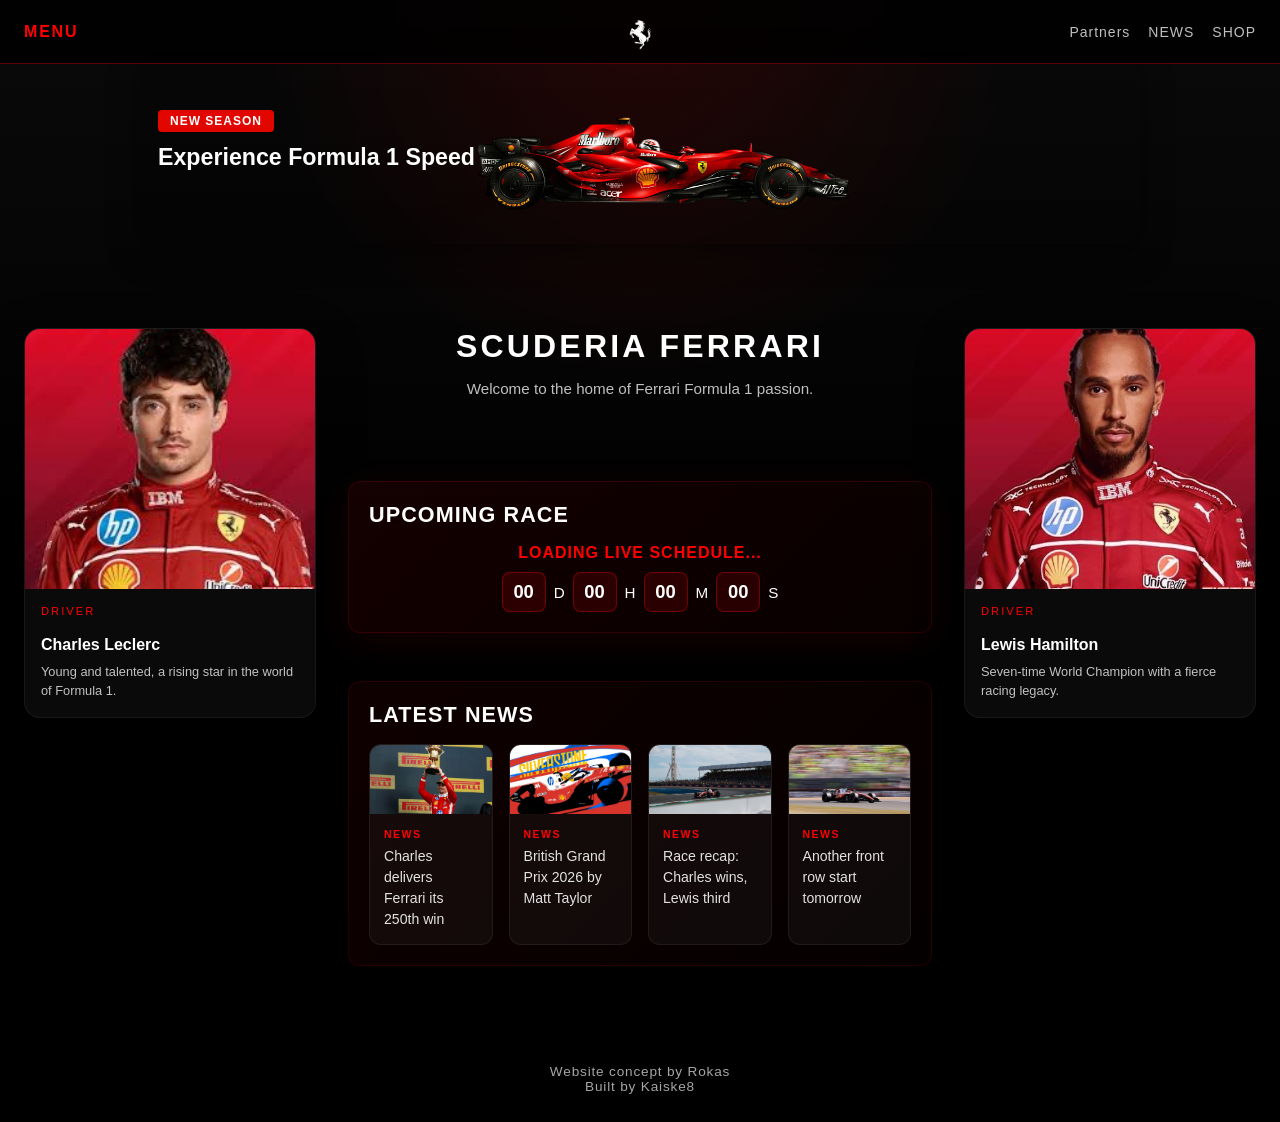
<file: index.html>
<!DOCTYPE html>
<html lang="en">
<head>
    <meta charset="UTF-8">
    <meta name="viewport" content="width=device-width, initial-scale=1.0">
    <title>Kaiske8 | Scuderia Ferrari Hub</title>
    <link rel="icon" href="Assets/Ferrari-favicon.png" type="image/x-icon">
    <link rel="stylesheet" href="style.css">
</head>
<body>
    <header class="ferrari-navbar">
        <button class="menu-btn" type="button">MENU</button>

        <div class="logo-container" aria-label="Ferrari Homepage">
            <img src="Assets/ferrari-logo.png" alt="Ferrari Logo" class="navbar-logo" tabindex="-1">
        </div>

        <div class="nav-actions">
            <a href="https://www.ferrari.com/formula1/partners" class="nav-link" target="_blank" rel="noopener">Partners</a>
            <a href="https://www.ferrari.com/en-RO/formula1/news" class="nav-link" target="_blank" rel="noopener">NEWS</a>
            <a href="https://store.ferrari.com/en-it/" class="nav-link" target="_blank" rel="noopener">SHOP</a>
        </div>
    </header>
    <div class="f1-hero-card">
        <div class="f1-hero-content">
            <span class="f1-tag">New Season</span>
            <h2>Experience Formula 1 Speed</h2>
        </div>
        <img src="Assets/f1-car.png" alt="F1 Car" class="f1-car-image">
        <audio id="f1-engine-sound" src="Assets/Engine.mp3" preload="auto"></audio>
    </div>

    <main class="hero-section">
        <section class="homepage-layout">
            <div class="left-column">
                <a href="charles.html" class="hero-card" aria-label="Charles Leclerc">
                    <img src="Assets/charles.jpg" alt="Charles Leclerc" class="driver-photo">
                    <div class="hero-caption">
                        <span class="driver-role">Driver</span>
                        <h2>Charles Leclerc</h2>
                        <p>Young and talented, a rising star in the world of Formula 1.</p>
                    </div>
                </a>
            </div>

            <div class="middle-column">
                <section class="hero-content hero-content--centered">
                    <h1>Scuderia Ferrari</h1>
                    <p>Welcome to the home of Ferrari Formula 1 passion.</p>
                </section>

                <section class="next-race">
                    <h2>Upcoming Race</h2>
                    <div id="race-countdown" data-target="2026-06-28T13:00:00Z">
                        <div class="next-race-name"></div>
                        <div class="countdown-timer">
                            <span class="cd-days">00</span> D
                            <span class="cd-hours">00</span> H
                            <span class="cd-minutes">00</span> M
                            <span class="cd-seconds">00</span> S
                        </div>
                    </div>
                </section>

                <section class="news">
                   <h2>Latest News</h2>
                   <div class="news-grid">
                    <a href="https://www.ferrari.com/en-EN/formula1/articles/austrian-grand-prix-2026-free-practice-2" class="news-card" target="_blank" rel="noopener">
                <img src="Assets/news-1.jpg" alt="Charles delivers Ferrari its 250th win">
                <div class="news-card-body">
                  <span class="news-tag">Practice 2</span>
                  <p>Free Practice 2: Lewis fifth, Charles eighth </p>
                  </div>
                </a>

                    <a href="https://www.ferrari.com/en-EN/formula1/articles/austrian-grand-prix-2026-free-practice-1" class="news-card" target="_blank" rel="noopener">
                <img src="Assets/news-2.jpg" alt="Free practice 1: Lewis fifth, Dino ninth">
                <div class="news-card-body">
                  <span class="news-tag">Practice 1</span>
                  <p>Free practice 1: Lewis fifth, Dino ninth </p>
                   </div>
                </a>

                    <a href="https://www.ferrari.com/en-EN/formula1/articles/austrian-grand-prix-2026-media-leclerc" class="news-card" target="_blank" rel="noopener">
                <img src="Assets/news-3.jpg" alt="Charles — The target is to put everything together">
                <div class="news-card-body">
                  <span class="news-tag">Charles</span>
                  <p>Charles: "The target is to put everything together"</p>
                  </div>
                </a>

                    <a href="https://www.ferrari.com/en-EN/formula1/articles/austrian-grand-prix-2026-media-hamilton" class="news-card" target="_blank" rel="noopener">
                <img src="Assets/news-4.jpg" alt="Lewis: We are building one step at a time">
                <div class="news-card-body">
                  <span class="news-tag">lewis</span>
                  <p>Lewis: We are building one step at a time</p>
                   </div>
                </a>
                </section>
            </div>

            <div class="right-column">
                <a href="lewis.html" class="hero-card" aria-label="Lewis Hamilton">
                    <img src="Assets/lewis.jpg" alt="Lewis Hamilton" class="driver-photo">
                    <div class="hero-caption">
                        <span class="driver-role">Driver</span>
                        <h2>Lewis Hamilton</h2>
                        <p>Seven-time World Champion with a fierce racing legacy.</p>
                    </div>
                </a>
            </div>
        </section>
    </main>

    <footer class="site-footer">
        <p>Website concept by Rokas</p>
        <p>Built by Kaiske8</p>
    </footer>

    <script src="script.js"></script>
</body>
</html>
</file>
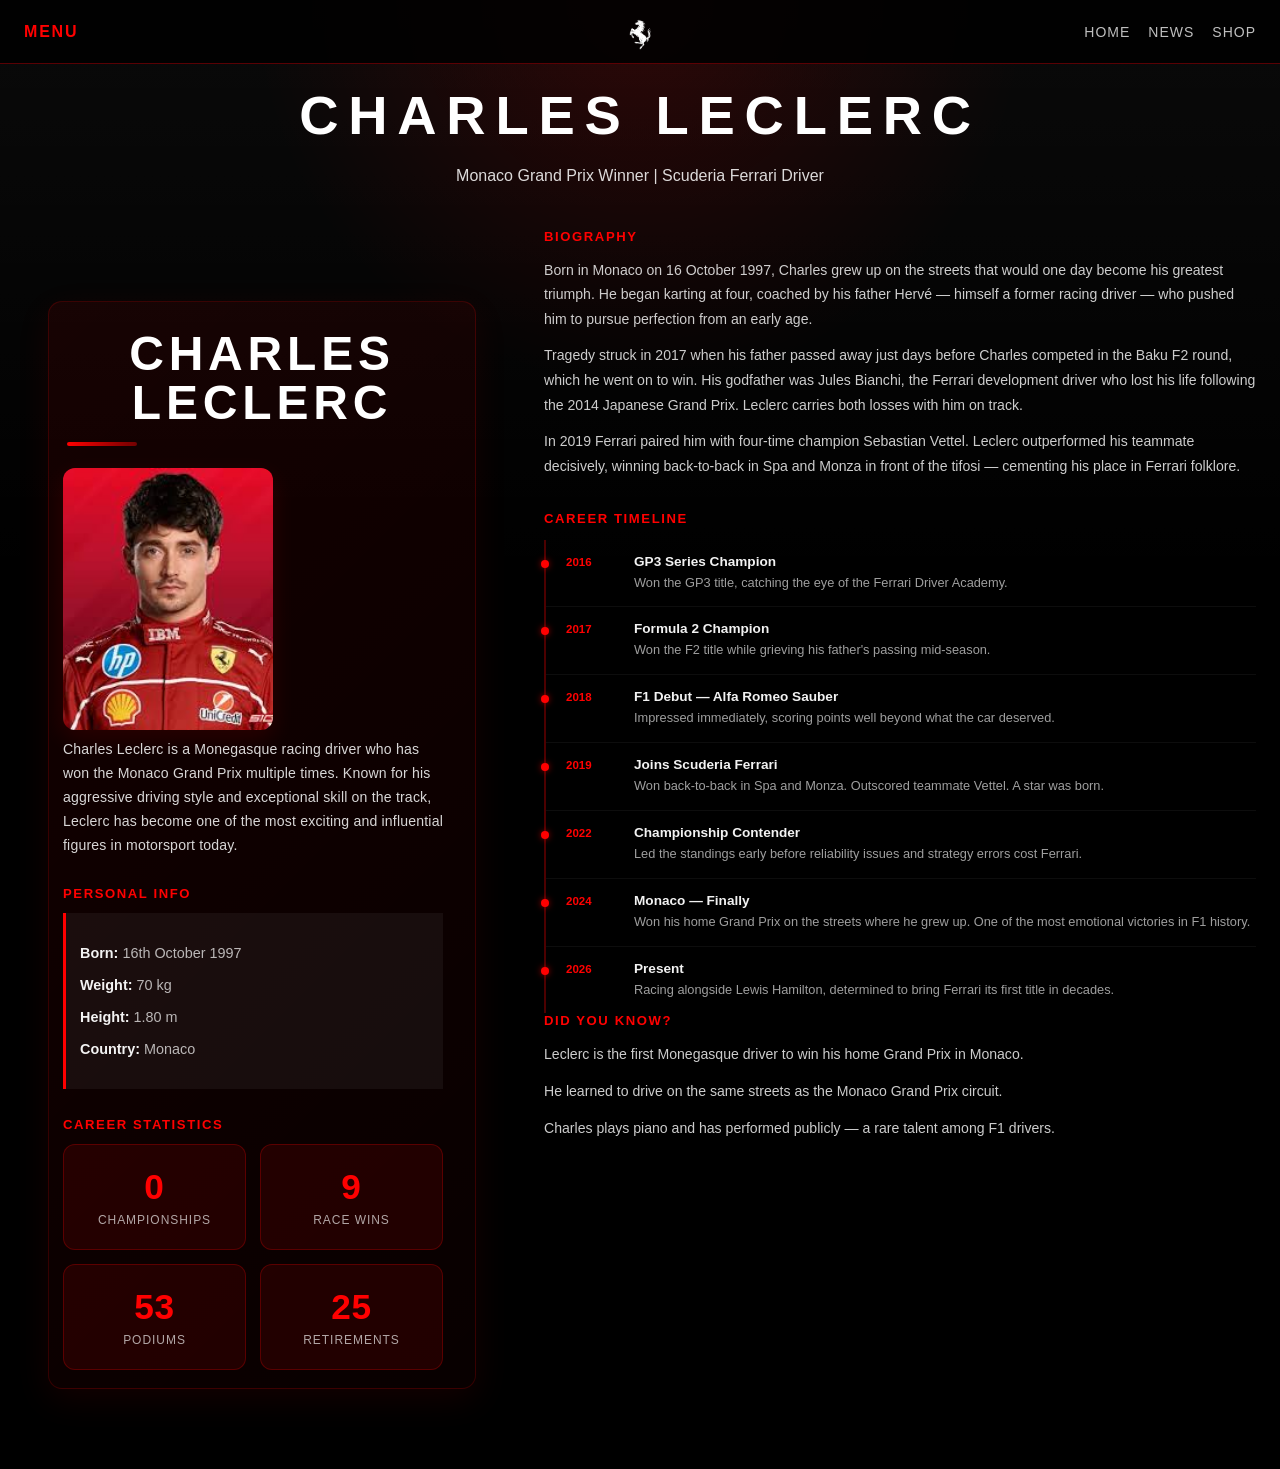
<file: charles.html>
<!DOCTYPE html>
<html lang="en">
<head>
    <meta charset="UTF-8">
    <meta name="viewport" content="width=device-width, initial-scale=1.0">
    <title>Kaiske8 | Charles Leclerc | Scuderia Ferrari Hub</title>
    <link rel="icon" href="Assets/Ferrari-favicon.png" type="image/x-icon">
    <link rel="stylesheet" href="style.css">
</head>
<body>
   <header class="ferrari-navbar">
        <button class="menu-btn" type="button">MENU</button>
        <div class="logo-container" aria-label="Ferrari Homepage">
            <img src="Assets/ferrari-logo.png" alt="Ferrari Logo" class="navbar-logo" tabindex="-1">
        </div>
        <div class="nav-actions">
            <a href="index.html" class="nav-link">HOME</a>
            <a href="https://www.ferrari.com/en-RO/formula1/news" class="nav-link" target="_blank" rel="noopener">NEWS</a>
            <a href="https://store.ferrari.com/en-it/" class="nav-link" target="_blank" rel="noopener">SHOP</a>
        </div>
    </header>

    <main class="hero-section driver-page">
        <section class="hero-content">
            <h1>Charles Leclerc</h1>
            <p>Monaco Grand Prix Winner | Scuderia Ferrari Driver</p>
        </section>

        <div class="driver-page-layout">
            <section class="driver-detail">
                <div>
                    <h2>Charles Leclerc</h2>
                    <div class="accent-line"></div>
                    <div class="driver-content">
                        <div class="driver-photo-box">
                            <img src="Assets/charles.jpg" alt="Charles Leclerc">
                        </div>
                        <div class="driver-info">
                            <p>Charles Leclerc is a Monegasque racing driver who has won the Monaco Grand Prix multiple times. Known for his aggressive driving style and exceptional skill on the track, Leclerc has become one of the most exciting and influential figures in motorsport today.</p>
                            <h3>Personal Info</h3>
                            <div class="driver-info-box">
                                <ul>
                                    <li><strong>Born:</strong> <span>16th October 1997</span></li>
                                    <li><strong>Weight:</strong> <span>70 kg</span></li>
                                    <li><strong>Height:</strong> <span>1.80 m</span></li>
                                    <li><strong>Country:</strong> <span>Monaco</span></li>
                                </ul>
                            </div>
                            <h3>Career Statistics</h3>
                            <div class="stats-grid">
                                <div class="stat-card">
                                    <div class="stat-number">0</div>
                                    <div class="stat-label">CHAMPIONSHIPS</div>
                                </div>
                                <div class="stat-card">
                                    <div class="stat-number">9</div>
                                    <div class="stat-label">RACE WINS</div>
                                </div>
                                <div class="stat-card">
                                    <div class="stat-number">53</div>
                                    <div class="stat-label">PODIUMS</div>
                                </div>
                                <div class="stat-card">
                                    <div class="stat-number">25</div>
                                    <div class="stat-label">RETIREMENTS</div>
                                </div>
                            </div>
                        </div>
                    </div>
                </div>
            </section>

            <div class="driver-extended">
                <h3 class="extended-heading">Biography</h3>
                <div class="driver-bio">
                    <p>Born in Monaco on 16 October 1997, Charles grew up on the streets that would one day become his greatest triumph. He began karting at four, coached by his father Hervé — himself a former racing driver — who pushed him to pursue perfection from an early age.</p>
                    <p>Tragedy struck in 2017 when his father passed away just days before Charles competed in the Baku F2 round, which he went on to win. His godfather was Jules Bianchi, the Ferrari development driver who lost his life following the 2014 Japanese Grand Prix. Leclerc carries both losses with him on track.</p>
                    <p>In 2019 Ferrari paired him with four-time champion Sebastian Vettel. Leclerc outperformed his teammate decisively, winning back-to-back in Spa and Monza in front of the tifosi — cementing his place in Ferrari folklore.</p>
                </div>

                <h3 class="extended-heading">Career Timeline</h3>
                <div class="career-timeline">
                    <div class="timeline-item">
                        <span class="tl-year">2016</span>
                        <div class="tl-content">
                            <strong>GP3 Series Champion</strong>
                            <p>Won the GP3 title, catching the eye of the Ferrari Driver Academy.</p>
                        </div>
                    </div>
                    <div class="timeline-item">
                        <span class="tl-year">2017</span>
                        <div class="tl-content">
                            <strong>Formula 2 Champion</strong>
                            <p>Won the F2 title while grieving his father's passing mid-season.</p>
                        </div>
                    </div>
                    <div class="timeline-item">
                        <span class="tl-year">2018</span>
                        <div class="tl-content">
                            <strong>F1 Debut — Alfa Romeo Sauber</strong>
                            <p>Impressed immediately, scoring points well beyond what the car deserved.</p>
                        </div>
                    </div>
                    <div class="timeline-item">
                        <span class="tl-year">2019</span>
                        <div class="tl-content">
                            <strong>Joins Scuderia Ferrari</strong>
                            <p>Won back-to-back in Spa and Monza. Outscored teammate Vettel. A star was born.</p>
                        </div>
                    </div>
                    <div class="timeline-item">
                        <span class="tl-year">2022</span>
                        <div class="tl-content">
                            <strong>Championship Contender</strong>
                            <p>Led the standings early before reliability issues and strategy errors cost Ferrari.</p>
                        </div>
                    </div>
                    <div class="timeline-item">
                        <span class="tl-year">2024</span>
                        <div class="tl-content">
                            <strong>Monaco — Finally</strong>
                            <p>Won his home Grand Prix on the streets where he grew up. One of the most emotional victories in F1 history.</p>
                        </div>
                    </div>
                    <div class="timeline-item">
                        <span class="tl-year">2026</span>
                        <div class="tl-content">
                            <strong>Present</strong>
                            <p>Racing alongside Lewis Hamilton, determined to bring Ferrari its first title in decades.</p>
                        </div>
                    </div>
                </div>

                <h3 class="extended-heading">Did You Know?</h3>
                <div class="driver-bio">
                    <p>Leclerc is the first Monegasque driver to win his home Grand Prix in Monaco.</p>
                    <p>He learned to drive on the same streets as the Monaco Grand Prix circuit.</p>
                    <p>Charles plays piano and has performed publicly — a rare talent among F1 drivers.</p>
                </div>
            </div>
        </div>
    </main>
    <script src="script.js"></script>
</body>
</html>
</file>
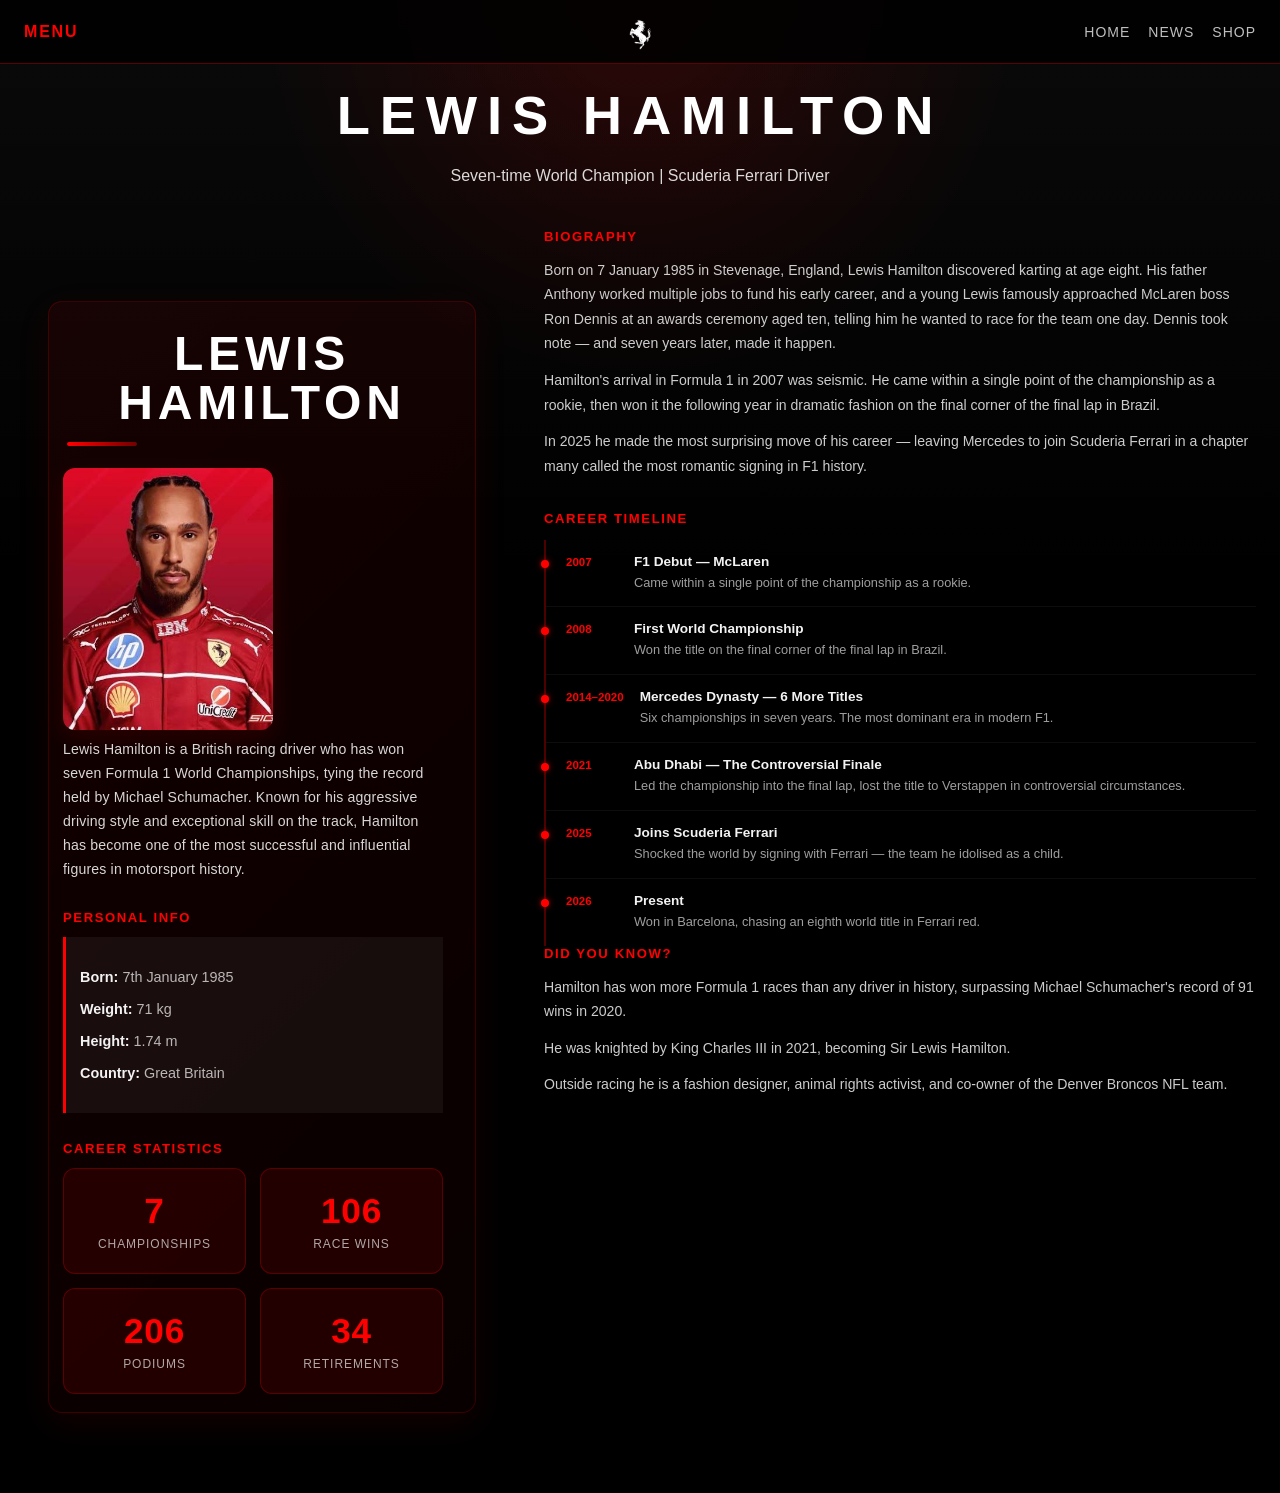
<file: lewis.html>
<!DOCTYPE html>
<html lang="en">
<head>
    <meta charset="UTF-8">
    <meta name="viewport" content="width=device-width, initial-scale=1.0">
    <meta http-equiv="Cache-Control" content="no-cache, no-store, must-revalidate">
    <meta http-equiv="Pragma" content="no-cache">
    <meta http-equiv="Expires" content="0">
    <title>Kaiske8 | Lewis Hamilton | Scuderia Ferrari Hub</title>
    <link rel="icon" href="Assets/Ferrari-favicon.png" type="image/x-icon">
    <link rel="stylesheet" href="style.css?v=20260708">
</head>
<body>
   <!-- The Top Navigation Bar -->
    <header class="ferrari-navbar">
        <button class="menu-btn" type="button">MENU</button>

        <div class="logo-container" aria-label="Ferrari Homepage">
            <img src="Assets/ferrari-logo.png" alt="Ferrari Logo" class="navbar-logo" tabindex="-1">
        </div>

        <div class="nav-actions">
            <a href="index.html" class="nav-link">HOME</a>
            <a href="https://www.ferrari.com/en-RO/formula1/news" class="nav-link" target="_blank" rel="noopener">NEWS</a>
            <a href="https://store.ferrari.com/en-it/" class="nav-link" target="_blank" rel="noopener">SHOP</a>
        </div>
    </header>

    <!-- main content -->
    <main class="hero-section driver-page">
        <section class="hero-content">
            <h1>Lewis Hamilton</h1>
            <p>Seven-time World Champion | Scuderia Ferrari Driver</p>
        </section>
        <div class="driver-page-layout">
        <section class="driver-detail">
            <div>
                <h2>Lewis Hamilton</h2>
                <div class="accent-line"></div>

                <div class="driver-content">
                    <!-- Photo on left -->
                    <div class="driver-photo-box">
                        <img src="Assets/lewis.jpg" alt="Lewis Hamilton">
                    </div>

                    <!-- Bio and stats on right -->
                    <div class="driver-info">
                        <p>
                            Lewis Hamilton is a British racing driver who has won seven Formula 1 World Championships, tying the record held by Michael Schumacher. Known for his aggressive driving style and exceptional skill on the track, Hamilton has become one of the most successful and influential figures in motorsport history.
                        </p>

                        <h3>Personal Info</h3>
                        <div class="driver-info-box">
                            <ul>
                                <li><strong>Born:</strong> <span>7th January 1985</span></li>
                                <li><strong>Weight:</strong> <span>71 kg</span></li>
                                <li><strong>Height:</strong> <span>1.74 m</span></li>
                                <li><strong>Country:</strong> <span>Great Britain</span></li>
                            </ul>
                        </div>

                        <h3>Career Statistics</h3>
                        <div class="stats-grid">
                        <div class="stat-card">
                            <div class="stat-number">7</div>
                            <div class="stat-label">CHAMPIONSHIPS</div>
                        </div>
                        <div class="stat-card">
                            <div class="stat-number">106</div>
                            <div class="stat-label">RACE WINS</div>
                        </div>
                        <div class="stat-card">
                            <div class="stat-number">206</div>
                            <div class="stat-label">PODIUMS</div>
                        </div>
                        <div class="stat-card">
                            <div class="stat-number">34</div>
                            <div class="stat-label">RETIREMENTS</div>
                        </div>
                        </div>
                    </div>
                </div>
            </div>
        </section>
    <div class="driver-extended">
            <h3 class="extended-heading">Biography</h3>
            <div class="driver-bio">
                <p>Born on 7 January 1985 in Stevenage, England, Lewis Hamilton discovered karting at age eight. His father Anthony worked multiple jobs to fund his early career, and a young Lewis famously approached McLaren boss Ron Dennis at an awards ceremony aged ten, telling him he wanted to race for the team one day. Dennis took note — and seven years later, made it happen.</p>
                <p>Hamilton's arrival in Formula 1 in 2007 was seismic. He came within a single point of the championship as a rookie, then won it the following year in dramatic fashion on the final corner of the final lap in Brazil.</p>
                <p>In 2025 he made the most surprising move of his career — leaving Mercedes to join Scuderia Ferrari in a chapter many called the most romantic signing in F1 history.</p>
            </div>

            <h3 class="extended-heading">Career Timeline</h3>
            <div class="career-timeline">
                <div class="timeline-item">
                    <span class="tl-year">2007</span>
                    <div class="tl-content">
                        <strong>F1 Debut — McLaren</strong>
                        <p>Came within a single point of the championship as a rookie.</p>
                    </div>
                </div>
                <div class="timeline-item">
                    <span class="tl-year">2008</span>
                    <div class="tl-content">
                        <strong>First World Championship</strong>
                        <p>Won the title on the final corner of the final lap in Brazil.</p>
                    </div>
                </div>
                <div class="timeline-item">
                    <span class="tl-year">2014–2020</span>
                    <div class="tl-content">
                        <strong>Mercedes Dynasty — 6 More Titles</strong>
                        <p>Six championships in seven years. The most dominant era in modern F1.</p>
                    </div>
                </div>
                <div class="timeline-item">
                    <span class="tl-year">2021</span>
                    <div class="tl-content">
                        <strong>Abu Dhabi — The Controversial Finale</strong>
                        <p>Led the championship into the final lap, lost the title to Verstappen in controversial circumstances.</p>
                    </div>
                </div>
                <div class="timeline-item">
                    <span class="tl-year">2025</span>
                    <div class="tl-content">
                        <strong>Joins Scuderia Ferrari</strong>
                        <p>Shocked the world by signing with Ferrari — the team he idolised as a child.</p>
                    </div>
                </div>
                <div class="timeline-item">
                    <span class="tl-year">2026</span>
                    <div class="tl-content">
                        <strong>Present</strong>
                        <p>Won in Barcelona, chasing an eighth world title in Ferrari red.</p>
                    </div>
                </div>
            </div>

            <h3 class="extended-heading">Did You Know?</h3>
            <div class="driver-bio">
                <p>Hamilton has won more Formula 1 races than any driver in history, surpassing Michael Schumacher's record of 91 wins in 2020.</p>
                <p>He was knighted by King Charles III in 2021, becoming Sir Lewis Hamilton.</p>
                <p>Outside racing he is a fashion designer, animal rights activist, and co-owner of the Denver Broncos NFL team.</p>
            </div>
        </div>
    </main>
    <script src="script.js?v=20260708"></script>
</body>
</html>
</file>
<file: style.css>
/* Resetting defaults so everything fits perfectly */
* {
  margin: 0;
  padding: 0;
  box-sizing: border-box;
}

body {
  background-color: #000000;
  font-family: 'Helvetica Neue', 'Helvetica', sans-serif;
  color: #ffffff;
  min-height: 100vh;
}

body::before {
  content: "";
  position: fixed;
  inset: 0;
  background: radial-gradient(circle at top, rgba(255, 0, 0, 0.15), transparent 35%),
              linear-gradient(180deg, rgba(255, 255, 255, 0.04), transparent 65%);
  pointer-events: none;
  z-index: -1;
}

.ferrari-navbar {
  position: fixed;
  top: 0;
  left: 0;
  width: 100%;
  height: 64px;
  background: rgba(0, 0, 0, 0.88);
  border-bottom: 1px solid rgba(255, 4, 13, 0.35);
  display: flex;
  align-items: center;
  justify-content: space-between;
  padding: 0 24px;
  z-index: 1000;
}

.menu-btn {
  background: none;
  border: none;
  color: #ff0000;
  font-size: 16px;
  font-weight: 700;
  letter-spacing: 1.8px;
  cursor: pointer;
  transition: color 0.25s ease;
}

.menu-btn:hover {
  color: #ffffff;
}

.logo-container {
  position: absolute;
  left: 50%;
  transform: translateX(-50%);
  display: flex;
  align-items: center;
  justify-content: center;
}

.logo-container {
  cursor: default;
}

/* small tooltip shown when hovering the (non-clickable) logo */
.logo-container::after {
  content: attr(data-tooltip);
  position: absolute;
  bottom: -42px;
  left: 50%;
  transform: translateX(-50%) translateY(6px);
  background: rgba(255, 0, 0, 0.96);
  color: #fff;
  padding: 8px 10px;
  border-radius: 8px;
  font-size: 0.85rem;
  white-space: nowrap;
  opacity: 0;
  pointer-events: none;
  transition: opacity 0.16s ease, transform 0.16s ease;
  z-index: 1100;
}

.logo-container:hover::after {
  opacity: 1;
  transform: translateX(-50%) translateY(0);
}

@media (max-width: 640px) {
  .logo-container::after {
    bottom: -36px;
    font-size: 0.8rem;
  }
}

.navbar-logo {
  height: 36px;
  width: auto;
}

.nav-actions {
  display: flex;
  align-items: center;
  gap: 18px;
}

.nav-link {
  color: rgba(255, 255, 255, 0.75);
  text-decoration: none;
  font-size: 14px;
  letter-spacing: 1px;
  transition: color 0.2s ease;
}

.nav-link:hover {
  color: #ffffff;
}

.f1-hero-card {
  position: relative;
  width: calc(100% - 24px);
  margin: 80px auto 32px;
  min-height: 240px;
  background: linear-gradient(135deg, rgba(0, 0, 0, 0.25), rgba(0, 0, 0, 0.05));
  color: #ffffff;
  border-radius: 16px;
  padding: 40px;
  overflow: hidden;
  display: flex;
  align-items: center;
  box-shadow: 0 10px 30px rgba(0,0,0,0.5);
  transition: transform 0.3s ease, box-shadow 0.3s ease;
}

.f1-hero-card audio {
  display: none;
}

.f1-hero-card:hover {
  transform: scale(1.005);
  box-shadow: 0 15px 35px rgba(225, 6, 0, 0.2);
}

.f1-hero-content {
  max-width: 50%;
  z-index: 2;
}

.f1-tag {
  background: #e10600;
  padding: 4px 12px;
  border-radius: 4px;
  font-weight: bold;
  font-size: 12px;
  text-transform: uppercase;
  letter-spacing: 1px;
}

.f1-hero-content h2 {
  font-size: 2rem;
  margin: 15px 0;
}

.f1-car-image {
  position: absolute;
  right: -25%;
  bottom: 50%;
  height: 150%;
  width: 150%;
  transform: translateY(50%);
  object-fit: contain;
  z-index: 1;
  pointer-events: none;
}

.hero-section {
  padding: 0;
  min-height: auto;
  display: block;
  background: transparent;
}

.hero-content {
  max-width: none;
  padding: 0;
  margin-bottom: 32px;
  text-align: left;
}

.hero-content--centered {
  text-align: center;
}

.hero-content h1 {
  font-size: 2rem;
  letter-spacing: 0.1em;
  text-transform: uppercase;
  margin-bottom: 12px;
}

.hero-content p {
  font-size: 0.95rem;
  color: rgba(255, 255, 255, 0.75);
  line-height: 1.6;
}

@media (max-width: 640px) {
  .ferrari-navbar {
    padding: 0 16px;
    height: 58px;
  }

  .nav-actions {
    display: none;
  }

  .hero-content {
    padding: 0;
  }

  .hero-content h1 {
    font-size: 1.6rem;
  }

  .hero-content p {
    font-size: 0.85rem;
  }
}

.site-footer {
  text-align: center;
  padding: 18px 24px 28px;
  color: rgba(255, 255, 255, 0.65);
  font-size: 0.85rem;
  letter-spacing: 0.06em;
}

.site-footer p {
  margin: 0;
}

/* Homepage Layout - 3 Column */
.homepage-layout {
  display: grid;
  grid-template-columns: 1fr 2fr 1fr;
  gap: 32px;
  max-width: 1400px;
  margin: 0 auto;
  padding: 64px 24px 80px;
  align-items: start;
}

.left-column,
.right-column {
  display: flex;
  flex-direction: column;
}

.middle-column {
  display: flex;
  flex-direction: column;
  gap: 48px;
}

.hero-card {
  background: rgba(255, 255, 255, 0.04);
  border: 1px solid rgba(255, 255, 255, 0.06);
  border-radius: 16px;
  overflow: hidden;
  box-shadow: 0 15px 50px rgba(0, 0, 0, 0.3);
  transition: transform 0.28s ease, border-color 0.28s ease;
  text-decoration: none;
  color: inherit;
  display: flex;
  flex-direction: column;
}

.hero-card:hover {
  transform: translateY(-4px);
  border-color: rgba(255, 4, 13, 0.45);
}

.driver-photo {
  width: 100%;
  height: 320px;
  object-fit: cover;
  display: block;
}

.hero-caption {
  padding: 24px;
  flex-grow: 1;
  display: flex;
  flex-direction: column;
  justify-content: space-between;
}

.driver-role {
  display: inline-block;
  color: #ff0000;
  letter-spacing: 0.18em;
  text-transform: uppercase;
  font-size: 0.7rem;
  margin-bottom: 10px;
  width: fit-content;
}

.hero-card h2 {
  font-size: 1.4rem;
  margin: 8px 0 8px;
  line-height: 1.2;
}

.hero-card p {
  color: rgba(255, 255, 255, 0.75);
  line-height: 1.5;
  margin: 0;
  font-size: 0.85rem;
}

/* Upcoming Race styling */
.next-race {
  background: linear-gradient(135deg, rgba(255, 0, 0, 0.08) 0%, rgba(255, 0, 0, 0.03) 100%);
  border: 1px solid rgba(255, 0, 0, 0.15);
  border-radius: 12px;
  padding: 32px;
  box-shadow: 0 10px 40px rgba(255, 0, 0, 0.08);
}

.next-race h2 {
  font-size: 1.6rem;
  margin-bottom: 24px;
  letter-spacing: 0.05em;
  text-transform: uppercase;
  font-weight: 700;
}

.next-race p {
  color: rgba(255, 255, 255, 0.8);
  margin-bottom: 20px;
  font-size: 0.95rem;
}

.countdown-timer {
  display: grid;
  grid-template-columns: repeat(4, 1fr);
  gap: 12px;
  font-size: 1.2rem;
}

.cd-days,
.cd-hours,
.cd-minutes,
.cd-seconds {
  background: rgba(255, 0, 0, 0.1);
  padding: 16px 12px;
  border-radius: 8px;
  border: 1px solid rgba(255, 0, 0, 0.2);
  text-align: center;
  font-weight: 700;
  color: #ff0000;
  font-size: 1.8rem;
}

/* News styling */
.news {
  background: linear-gradient(135deg, rgba(255, 0, 0, 0.06) 0%, rgba(255, 0, 0, 0.02) 100%);
  border: 1px solid rgba(255, 0, 0, 0.12);
  border-radius: 12px;
  padding: 32px;
  box-shadow: 0 10px 40px rgba(0, 0, 0, 0.15);
}

.news h2 {
  font-size: 1.6rem;
  margin-bottom: 24px;
  letter-spacing: 0.05em;
  text-transform: uppercase;
  font-weight: 700;
}

.news-list {
  list-style: none;
  padding: 0;
  margin: 0;
  display: flex;
  flex-direction: column;
  gap: 14px;
}

.news-list li {
  border-left: 3px solid #ff0000;
  padding-left: 16px;
  transition: all 0.2s ease;
}

.news-list li:hover {
  border-left-width: 4px;
  padding-left: 14px;
}

.news-list a {
  color: rgba(255, 255, 255, 0.85);
  text-decoration: none;
  font-size: 0.95rem;
  line-height: 1.5;
  transition: color 0.2s ease;
}

.news-list a:hover {
  color: #ff0000;
}

/* Responsive design */
@media (max-width: 1200px) {
  .homepage-layout {
    grid-template-columns: 1fr 1.5fr 1fr;
    gap: 24px;
    margin: 40px auto 60px;
  }

  .driver-photo {
    height: 280px;
  }

  .hero-card h2 {
    font-size: 1.2rem;
  }
}

@media (max-width: 900px) {
  .homepage-layout {
    grid-template-columns: repeat(2, minmax(0, 1fr));
    gap: 24px;
    margin: 40px auto 60px;
  }

  .left-column {
    grid-column: 1;
  }

  .right-column {
    grid-column: 2;
  }

  .middle-column {
    grid-column: 1 / -1;
    gap: 24px;
  }

  .driver-photo {
    height: 280px;
  }

  .f1-hero-card {
    margin: 60px auto 24px;
    min-height: 220px;
    padding: 32px;
  }

  .f1-hero-content {
    max-width: 100%;
  }

  .f1-car-image {
    right: -20%;
    height: 140%;
    width: 140%;
  }

  .next-race,
  .news {
    padding: 24px;
  }

  .news-grid {
    grid-template-columns: 1fr;
  }
}

@media (max-width: 640px) {
  .homepage-layout {
    display: grid;
    grid-template-columns: minmax(0, 1fr) minmax(0, 1fr);
    grid-template-areas: "left right" "middle middle";
    gap: 18px;
    padding: 0 16px 48px;
    margin: 28px auto 40px;
  }

  .left-column { grid-area: left; display:flex; justify-content:center; }
  .right-column { grid-area: right; display:flex; justify-content:center; }
  .middle-column { grid-area: middle; display:flex; flex-direction:column; align-items:center; gap:18px; }

  /* keep driver cards visually balanced on either side */
  .left-column .hero-card,
  .right-column .hero-card {
    width: 92%;
    max-width: 280px;
    margin: 0;
  }

  /* middle column constrained and centered like the screenshot */
  .middle-column .next-race,
  .middle-column .news {
    width: 100%;
    max-width: 520px;
    margin: 0 auto;
  }

  .driver-photo { height: 260px; }

  .hero-caption { padding: 16px; }

  .hero-card h2 { font-size: 1rem; }

  .hero-card p { font-size: 0.8rem; }

  .f1-hero-card { width: min(100%, 1000px); margin: 54px auto 20px; min-height: 190px; padding: 24px 18px; }

  .f1-hero-content { max-width: 58%; }

  .f1-hero-content h2 { font-size: 1.45rem; line-height: 1.2; }

  .f1-car-image { right: -12%; height: 120%; width: 120%; }

  .next-race, .news { padding: 18px 20px; }

  .next-race h2, .news h2 { font-size: 1.35rem; margin-bottom: 14px; }

  /* compact countdown */
  .countdown-timer { font-size: 0.9rem; grid-template-columns: repeat(4, minmax(0, 1fr)); gap: 8px; }
  .cd-days, .cd-hours, .cd-minutes, .cd-seconds { min-width: 0; padding: 10px 6px; font-size: 1.15rem; }

  /* news appears as a narrow centered card with small tiles */
  .news-grid { grid-template-columns: repeat(4, minmax(0, 84px)); gap: 10px; justify-content: center; }

  .news-card { width: 100%; border-radius: 12px; overflow: hidden; display: flex; flex-direction: column; align-items: center; text-align: center; }
  .news-card img { width: 100%; height: 60px; object-fit: cover; display:block; }
  .news-card-body { padding: 8px 10px; }
  .news-card p { font-size: 0.72rem; line-height: 1.05; max-height: 3.3rem; overflow: hidden; }

  .news-list { gap: 10px; }
  .news-list a { font-size: 0.85rem; }
}

  .driver-photo {
    height: 260px;
  }

  .hero-caption {
    padding: 16px;
  }

  .hero-card h2 {
    font-size: 1rem;
  }

  .hero-card p {
    font-size: 0.8rem;
  }

  .f1-hero-card {
    width: min(100%, 1000px);
    margin: 54px auto 20px;
    min-height: 190px;
    padding: 24px 18px;
  }

  .f1-hero-content {
    max-width: 58%;
  }

  .f1-hero-content h2 {
    font-size: 1.45rem;
    line-height: 1.2;
  }

  .f1-car-image {
    right: -12%;
    height: 120%;
    width: 120%;
  }

  .next-race,
  .news {
    padding: 20px;
  }

  .next-race h2,
  .news h2 {
    font-size: 1.35rem;
    margin-bottom: 16px;
  }

  .countdown-timer {
    font-size: 0.9rem;
    grid-template-columns: repeat(4, minmax(0, 1fr));
    gap: 8px;
  }

  .cd-days,
  .cd-hours,
  .cd-minutes,
  .cd-seconds {
    min-width: 0;
    padding: 10px 6px;
    font-size: 1.15rem;
  }

  .news-grid {
    grid-template-columns: repeat(2, minmax(0, 1fr));
    gap: 12px;
  }

  .news-list {
    gap: 10px;
  }

  .news-list a {
    font-size: 0.85rem;
  }

@media (max-width: 480px) {
  .f1-hero-content {
    max-width: 100%;
  }

  .f1-hero-card {
    min-height: 210px;
    padding: 22px 16px;
  }

  .f1-car-image {
    right: -22%;
    height: 115%;
    width: 115%;
  }

  .news-grid {
    grid-template-columns: 1fr;
  }
}

/* Driver Detail Pages */
.driver-detail {
  flex-shrink: 0;
  max-width: 460px;
  width: min(460px, calc(100% - 40px));
  margin: 80px 0 0 18px;
  padding: 0 6px;
}

.driver-detail > div {
  background: linear-gradient(135deg, rgba(255, 0, 0, 0.08) 0%, rgba(255, 0, 0, 0.03) 100%);
  border: 1px solid rgba(255, 0, 0, 0.18);
  border-radius: 14px;
  overflow: visible;
  display: flex;
  flex-direction: column;
  box-shadow: 0 10px 35px rgba(255, 0, 0, 0.08);
}

.driver-page {
  padding-top: 84px;
}

.driver-page .hero-content {
  text-align: center;
}

.driver-page .hero-content h1 {
  font-size: 3.4rem;
  letter-spacing: 0.18em;
  margin-bottom: 16px;
}

.driver-page .hero-content p {
  font-size: 1rem;
  color: rgba(255, 255, 255, 0.85);
}

.driver-detail h2 {
  font-size: 3rem;
  margin: 28px 18px 14px;
  letter-spacing: 0.1em;
  text-transform: uppercase;
  font-weight: 800;
  line-height: 1.02;
  text-align: center;
}

.driver-detail .accent-line {
  height: 4px;
  width: 70px;
  background: linear-gradient(90deg, #ff0000, rgba(255, 0, 0, 0.4));
  margin: 0 18px 22px;
  border-radius: 2px;
}

.driver-content {
  display: grid;
  grid-template-columns: 210px minmax(0, 1fr);
  gap: 8px;
  padding: 0 14px 18px;
  align-items: start;
}

.driver-photo-box {
  width: 210px;
  aspect-ratio: 4 / 5;
  overflow: hidden;
  border-radius: 12px;
  box-shadow: 0 8px 24px rgba(255, 0, 0, 0.12);
  flex-shrink: 0;
}

.driver-detail img {
  width: 100%;
  height: 100%;
  object-fit: cover;
  display: block;
}

.driver-detail > div > div:last-child {
  display: flex;
  flex-direction: column;
  justify-content: flex-start;
}

.driver-info {
  max-width: 380px;
}

.driver-info > p {
  color: rgba(255, 255, 255, 0.84);
  line-height: 1.7;
  margin-bottom: 20px;
  font-size: 0.88rem;
  letter-spacing: 0.18px;
}

.driver-info-box {
  padding: 12px 0 12px 10px;
}

.stats-grid {
  display: grid;
  grid-template-columns: 1fr 1fr;
  gap: 10px;
  margin-top: 10px;
}

.stat-card {
  background: rgba(255, 0, 0, 0.1);
  padding: 14px 10px;
  border-radius: 12px;
  border: 1px solid rgba(255, 0, 0, 0.28);
  text-align: center;
  transition: all 0.3s ease;
}

.driver-detail h3 {
  font-size: 0.82rem;
  margin: 28px 0 12px;
  color: #ff0000;
  letter-spacing: 0.12em;
  text-transform: uppercase;
  font-weight: 700;
}

.driver-info-box {
  background: rgba(255, 255, 255, 0.05);
  padding: 18px 0 18px 14px;
  border-left: 3px solid #ff0000;
  border-radius: 0;
  margin-bottom: 24px;
}

.driver-info-box ul {
  list-style: none;
  padding: 0;
  margin: 0;
}

.driver-info-box li {
  margin: 12px 0;
  color: rgba(255, 255, 255, 0.88);
  font-size: 0.9rem;
  line-height: 1.4;
}

.driver-info-box strong {
  font-weight: 700;
  color: rgba(255, 255, 255, 0.95);
}

.driver-info-box span {
  color: rgba(255, 255, 255, 0.7);
}

.stats-grid {
  display: grid;
  grid-template-columns: 1fr 1fr;
  gap: 14px;
  margin-top: 12px;
}

.stat-card {
  background: rgba(255, 0, 0, 0.1);
  padding: 22px 16px;
  border-radius: 12px;
  border: 1px solid rgba(255, 0, 0, 0.25);
  text-align: center;
  transition: all 0.3s ease;
}

.stat-card:hover {
  background: rgba(255, 0, 0, 0.15);
  border-color: rgba(255, 0, 0, 0.4);
  transform: translateY(-2px);
}

.stat-number {
  font-size: 2.2rem;
  font-weight: 700;
  color: #ff0000;
  margin-bottom: 6px;
  letter-spacing: 0.02em;
}

.stat-label {
  font-size: 0.75rem;
  color: rgba(255, 255, 255, 0.65);
  letter-spacing: 0.08em;
  text-transform: uppercase;
}

/* Tablet view */
@media (max-width: 768px) {
  .driver-detail {
    max-width: 520px;
    width: min(520px, calc(100% - 40px));
    margin: 60px auto 0;
    padding: 0 8px;
  }

  .driver-detail h2 {
    font-size: 2rem;
  }

  .driver-content {
    grid-template-columns: 1fr;
    gap: 18px;
    padding: 0 16px 22px;
  }

  .driver-photo-box {
    max-width: 260px;
    margin: 0 auto;
  }

  .driver-info > p {
    font-size: 0.88rem;
    margin-bottom: 20px;
  }

  .driver-detail h3 {
    font-size: 0.82rem;
    margin: 22px 0 10px;
  }

  .driver-info-box {
    padding: 12px 0 12px 10px;
    margin-bottom: 16px;
  }

  .driver-info-box li {
    font-size: 0.82rem;
    margin: 6px 0;
  }

  .stat-card {
    padding: 12px 10px;
  }

  .stat-number {
    font-size: 1.6rem;
  }

  .stat-label {
    font-size: 0.7rem;
  }
}

/* Mobile view */
@media (max-width: 640px) {
  .driver-detail {
    max-width: 480px;
    margin: 60px auto 40px;
    padding: 0 16px;
  }

  .driver-detail h2 {
    font-size: 1.9rem;
    margin: 24px 16px 14px;
  }

  .driver-detail .accent-line {
    margin: 0 16px 18px;
  }

  .driver-content {
    grid-template-columns: 1fr;
    gap: 22px;
    padding: 0 16px 20px;
  }

  .driver-photo-box {
    max-width: 240px;
    margin: 0 auto;
  }

  .driver-detail > div > div:last-child > p {
    font-size: 0.88rem;
    margin-bottom: 22px;
    line-height: 1.7;
  }

  .driver-detail h3 {
    font-size: 0.82rem;
    margin: 18px 0 10px;
  }

  .driver-info-box {
    margin-bottom: 18px;
    padding: 14px 0 14px 12px;
  }

  .driver-info-box li {
    margin: 7px 0;
    font-size: 0.84rem;
  }

  .stats-grid {
    gap: 10px;
  }

  .stat-card {
    padding: 14px 12px;
    border-radius: 10px;
  }

  .stat-number {
    font-size: 1.7rem;
  }

  .stat-label {
    font-size: 0.7rem;
  }
}

.news-grid {
  display: grid;
  grid-template-columns: repeat(4, 1fr);
  gap: 16px;
}

.news-card {
  display: flex;
  flex-direction: column;
  background: rgba(255, 255, 255, 0.04);
  border: 1px solid rgba(255, 255, 255, 0.07);
  border-radius: 12px;
  overflow: hidden;
  text-decoration: none;
  color: inherit;
  transition: border-color 0.25s ease, transform 0.25s ease;
}

.news-card:hover {
  border-color: rgba(255, 4, 13, 0.45);
  transform: translateY(-3px);
}

.news-card img {
  width: 100%;
  aspect-ratio: 16 / 9;
  object-fit: cover;
  display: block;
}

.news-card-body {
  padding: 14px;
  display: flex;
  flex-direction: column;
  gap: 6px;
}

.news-tag {
  font-size: 0.66rem;
  letter-spacing: 0.14em;
  text-transform: uppercase;
  color: #ff0000;
  font-weight: 700;
}

.news-card p {
  font-size: 0.88rem;
  color: rgba(255, 255, 255, 0.88);
  line-height: 1.5;
  margin: 0;
}
.driver-extended {
    padding: 8px 0 0 0;
}

.extended-heading {
    font-size: 0.82rem;
    color: #ff0000;
    letter-spacing: 0.12em;
    text-transform: uppercase;
    font-weight: 700;
    margin: 0 0 14px;
}

.driver-bio {
    display: flex;
    flex-direction: column;
    gap: 12px;
    margin-bottom: 32px;
}

.driver-bio p {
    color: rgba(255, 255, 255, 0.8);
    font-size: 0.88rem;
    line-height: 1.75;
}

.career-timeline {
    border-left: 2px solid rgba(255, 0, 0, 0.3);
}

.timeline-item {
    display: flex;
    gap: 16px;
    padding: 14px 0 14px 20px;
    position: relative;
    border-bottom: 1px solid rgba(255, 255, 255, 0.05);
}

.timeline-item:last-child { border-bottom: none; }

.timeline-item::before {
    content: '';
    position: absolute;
    left: -5px;
    top: 20px;
    width: 8px;
    height: 8px;
    border-radius: 50%;
    background: #ff0000;
    box-shadow: 0 0 6px rgba(255, 0, 0, 0.6);
}

.tl-year {
    font-size: 0.72rem;
    font-weight: 700;
    color: #ff0000;
    white-space: nowrap;
    min-width: 52px;
    padding-top: 2px;
}

.tl-content strong {
    display: block;
    font-size: 0.85rem;
    color: rgba(255, 255, 255, 0.95);
    margin-bottom: 4px;
}

.tl-content p {
    font-size: 0.8rem;
    color: rgba(255, 255, 255, 0.62);
    line-height: 1.55;
    margin: 0;
}
.driver-page-layout {
    display: grid;
    grid-template-columns: 480px 1fr;
    gap: 40px;
    padding: 0 24px 80px;
    align-items: start;
    width: 100%;
}
.next-race-name {
  font-size: 1rem;
  font-weight: 700;
  color: #ff0000;
  margin-bottom: 10px;
  text-transform: uppercase;
  letter-spacing: 1px;
}

#race-countdown {
  text-align: center;
}

.countdown-timer {
  display: flex;
  gap: 8px;
  justify-content: center;
  align-items: center;
  flex-wrap: wrap;
  font-size: 0.95rem;
}

.cd-days,
.cd-hours,
.cd-minutes,
.cd-seconds {
  min-width: 44px;
  padding: 8px 10px;
  border-radius: 8px;
  border: 1px solid rgba(255, 4, 13, 0.35);
  background: rgba(255, 4, 13, 0.12);
  color: #ffffff;
  font-weight: 700;
  text-align: center;
}
</file>
